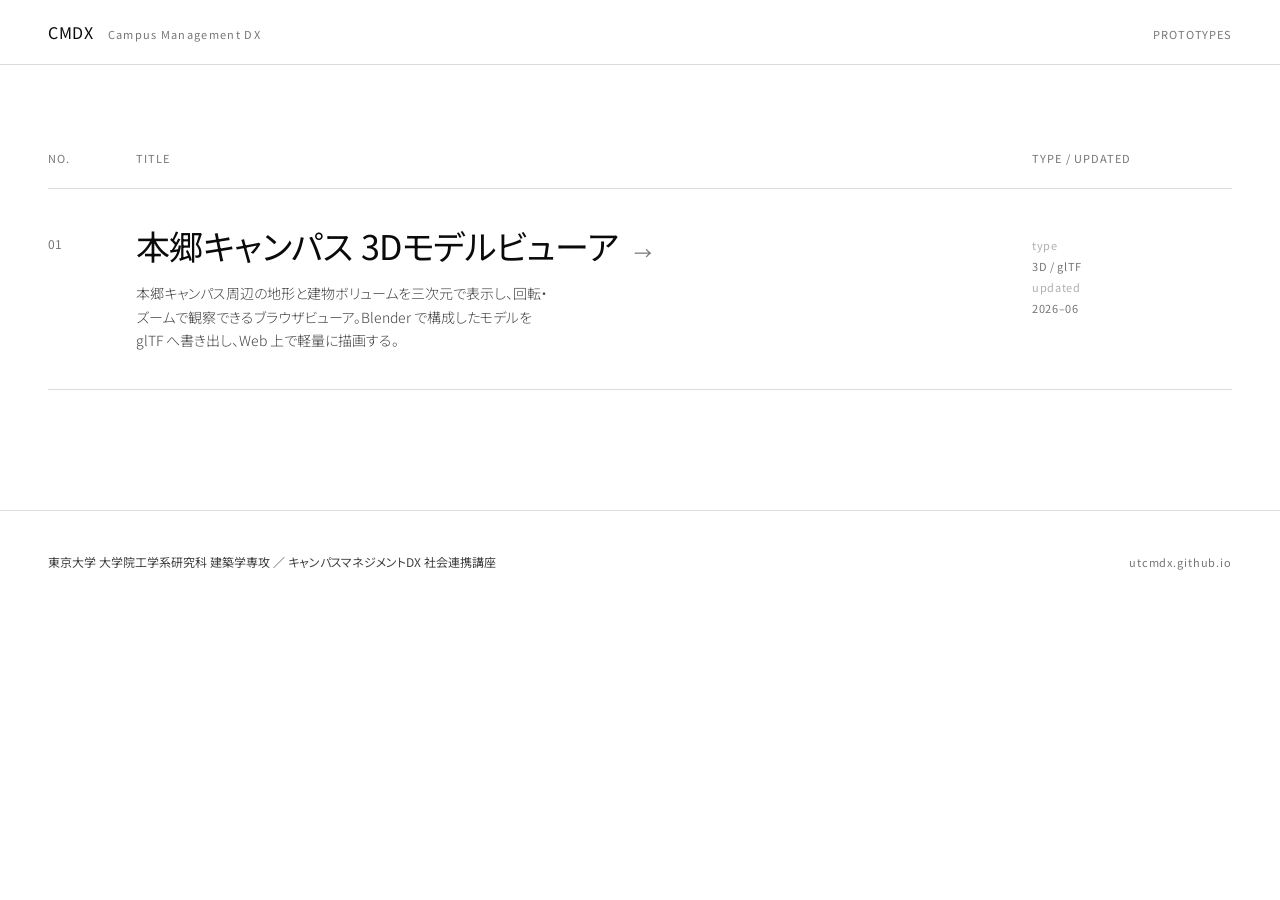
<file: index.html>
<!doctype html>
<html lang="ja">
<head>
<meta charset="utf-8">
<meta name="viewport" content="width=device-width, initial-scale=1">
<title>CMDX · プロトタイプ</title>
<link rel="preconnect" href="https://fonts.googleapis.com">
<link rel="preconnect" href="https://fonts.gstatic.com" crossorigin>
<link href="https://fonts.googleapis.com/css2?family=Noto+Sans+JP:wght@300;400;500;700&family=Noto+Serif+JP:wght@400;600&display=swap" rel="stylesheet">
<link rel="stylesheet" href="colors_and_type.css">
<style>
  body { margin: 0; }

  /* --- Sticky nav ----------------------------------------------------- */
  .nav {
    position: sticky; top: 0; z-index: 10;
    display: flex; align-items: baseline; justify-content: space-between;
    padding: 18px 48px;
    background: rgba(255, 255, 255, 0.82);
    backdrop-filter: blur(20px) saturate(120%);
    border-bottom: 1px solid var(--line);
  }
  .nav-mark { font-size: 16px; font-weight: 400; letter-spacing: 0.04em; }
  .nav-mark .sub { font-size: 11px; color: var(--ink-3); letter-spacing: 0.12em; margin-left: 14px; }
  .nav-meta { font-family: var(--font-mono); font-size: 11px; color: var(--ink-3); letter-spacing: 0.08em; font-variant-numeric: tabular-nums; }

  main { padding: 0 48px; max-width: var(--grid-max); margin: 0 auto; }

  /* --- Index list ----------------------------------------------------- */
  .index { margin: 64px 0 120px; }
  .index-head {
    display: grid; grid-template-columns: 56px 1fr 200px; gap: 32px;
    padding: 20px 0; border-bottom: 1px solid var(--line);
    font-size: 11px; letter-spacing: 0.1em; text-transform: uppercase; color: var(--ink-3);
  }
  .row {
    display: grid; grid-template-columns: 56px 1fr 200px; gap: 32px; align-items: start;
    padding: 36px 0; border-bottom: 1px solid var(--line);
    text-decoration: none; color: inherit;
    transition: background var(--dur-base) var(--ease);
  }
  .row:hover { background: var(--paper-2); }
  .row .n { font-family: var(--font-mono); font-size: 12px; color: var(--ink-3); padding-top: 8px; font-variant-numeric: tabular-nums; letter-spacing: 0.04em; }
  .row .body { min-width: 0; }
  .row .t {
    font-size: clamp(24px, 3vw, 34px); font-weight: 400; line-height: 1.25; letter-spacing: -0.015em;
    display: inline-flex; align-items: baseline; gap: 16px;
  }
  .row .t .arrow { font-size: 18px; color: var(--ink-3); transition: transform var(--dur-base) var(--ease), color var(--dur-base) var(--ease); }
  .row:hover .t .arrow { transform: translateX(6px); color: var(--ink); }
  .row .d { margin-top: 14px; max-width: 60ch; font-size: 14px; font-weight: 300; line-height: 1.7; color: var(--ink-2); }
  .row .meta {
    font-family: var(--font-mono); font-size: 11px; color: var(--ink-3); letter-spacing: 0.06em;
    line-height: 1.9; padding-top: 10px; font-variant-numeric: tabular-nums;
  }
  .row .meta span { display: block; }
  .row .meta .k { color: var(--ink-4); }

  /* --- Footer --------------------------------------------------------- */
  footer {
    border-top: 1px solid var(--line);
    padding: 40px 48px 64px; max-width: var(--grid-max); margin: 0 auto;
    display: flex; justify-content: space-between; align-items: baseline; flex-wrap: wrap; gap: 16px;
    font-size: 12px; color: var(--ink-3);
  }
  footer .org { font-size: 12px; color: var(--ink-2); }

  @media (max-width: 720px) {
    .nav, main, footer { padding-left: 24px; padding-right: 24px; }
    .index-head { display: none; }
    .row { grid-template-columns: 36px 1fr; gap: 20px; }
    .row .meta { grid-column: 2; padding-top: 4px; }
  }
</style>
</head>
<body>
  <nav class="nav">
    <div class="nav-mark">CMDX<span class="sub">Campus Management DX</span></div>
    <div class="nav-meta">PROTOTYPES</div>
  </nav>

  <main>
    <section class="index">
      <div class="index-head">
        <div>No.</div>
        <div>Title</div>
        <div>Type / Updated</div>
      </div>

      <a class="row" href="hongo-model-study/">
        <div class="n">01</div>
        <div class="body">
          <div class="t">本郷キャンパス 3Dモデルビューア<span class="arrow">→</span></div>
          <div class="d">本郷キャンパス周辺の地形と建物ボリュームを三次元で表示し、回転・ズームで観察できるブラウザビューア。Blender で構成したモデルを glTF へ書き出し、Web 上で軽量に描画する。</div>
        </div>
        <div class="meta">
          <span><span class="k">type</span> 3D / glTF</span>
          <span><span class="k">updated</span> 2026–06</span>
        </div>
      </a>

      <!-- 新しいプロトタイプはこの形式で行を追加する -->

    </section>
  </main>

  <footer>
    <div class="org">東京大学 大学院工学系研究科 建築学専攻 ／ キャンパスマネジメントDX 社会連携講座</div>
    <div class="nav-meta">utcmdx.github.io</div>
  </footer>
</body>
</html>
</file>
<file: colors_and_type.css>
/* ===========================================================================
   CMDX Design System — Foundations
   Campus Management DX, The University of Tokyo
   ---------------------------------------------------------------------------
   Strict mono palette · pure white ground · thin editorial serif · neutral grotesque
   =========================================================================== */

/* --- Fonts -----------------------------------------------------------------
   Two families, assigned by role:
     · --font-sans  (Noto Sans JP) — UI chrome and short structural text:
       navigation, headings, buttons, labels, eyebrows, table headers,
       captions, news / publication / project list rows, metadata.
     · --font-serif (Noto Serif JP) — long-form editorial body: the
       .prose container, research essay paragraphs, future article /
       publication abstract bodies. Opt-in per container — paragraphs
       outside a .prose / .research-essay__p style remain Gothic.

   Both families are self-hosted via @fontsource-variable as variable
   builds with the wght axis. --font-sans uses weights 300 / 400 / 500;
   --font-serif uses 400 for body (Mincho strokes are thin by nature, so
   the 300 used in Sans body would be too pale even though the variable
   axis allows it).

   Apps must import the fontsource packages separately, e.g. in their
   global stylesheet:
       @import "@fontsource-variable/noto-sans-jp";
       @import "@fontsource-variable/noto-serif-jp";
   --------------------------------------------------------------------------- */

:root {
  /* ---- Color · pure white + ink (strict monochrome) -------------------- */
  --paper:        #FFFFFF;   /* primary background — pure white */
  --paper-2:      #F5F5F5;   /* sunk panels, hover surfaces — a hair off white */
  --paper-3:      #E8E8E8;   /* wells, deep sunk surfaces */
  --white:        #FFFFFF;   /* alias — cards sit on paper, differentiated by hairline */

  --ink:          #0A0A0A;   /* primary text — near-black on pure white */
  --ink-2:        #424242;   /* secondary text */
  --ink-3:        #767676;   /* tertiary text, metadata */
  --ink-4:        #B0B0B0;   /* placeholder, disabled */

  --line:         #DCDCDC;   /* 1px hairline rules */
  --line-soft:    #EBEBEB;   /* softer hairline */
  --line-strong:  #0A0A0A;   /* editorial heavy rule */

  /* ---- Semantic (use sparingly — system stays mono) -------------------- */
  --fg-1:         var(--ink);
  --fg-2:         var(--ink-2);
  --fg-3:         var(--ink-3);
  --fg-on-ink:    var(--paper);

  --bg:           var(--paper);
  --bg-2:         var(--paper-2);
  --surface:      var(--white);
  --surface-ink:  var(--ink);   /* inverted surface */

  /* Single restrained accent — used only for editorial emphasis / errors.
     Keep at <2% of any composition. */
  --vermilion:    #B83A1E;
  --vermilion-2: #8E2A12;

  /* ---- Type families ---------------------------------------------------
     Two families, assigned by role (see comment block above). --font-mono
     stays aliased to sans — numeric/technical sequences rely on the sans
     family's tabular-nums OpenType feature rather than a separate mono
     family. */
  --font-sans:    "Noto Sans JP Variable", "Noto Sans JP", "Hiragino Kaku Gothic ProN", "Yu Gothic", system-ui, sans-serif;
  --font-serif:   "Noto Serif JP Variable", "Noto Serif JP", "Hiragino Mincho ProN", "Yu Mincho", "YuMincho", "MS Mincho", serif;
  --font-mono:    var(--font-sans);   /* alias — technical role; rely on tabular-nums */

  /* ---- Type scale · editorial, generous --------------------------------
     Designed for Japanese mincho headlines — slightly larger than Latin to
     give kanji breathing room. Line-height conservative on display, open
     on body. Tracking negative on display, neutral on body. */

  --fs-display-1: clamp(64px, 9vw, 140px);
  --fs-display-2: clamp(48px, 6vw, 88px);
  --fs-h1:        clamp(36px, 4vw, 56px);
  --fs-h2:        clamp(28px, 3vw, 40px);
  --fs-h3:        22px;
  --fs-h4:        18px;
  --fs-body:      16px;
  --fs-body-sm:   14px;
  --fs-meta:      12px;
  --fs-micro:     10.5px;

  --lh-display:   1.05;
  --lh-h:         1.25;
  --lh-body:      1.75;     /* generous for JA reading */
  --lh-tight:     1.4;

  --tracking-display: -0.03em;    /* tighter — compensates for sans display */
  --tracking-h:       -0.015em;
  --tracking-body:    0em;
  --tracking-meta:    0.08em;     /* labels — wider since no serif tension */
  --tracking-mono:    0.04em;     /* fake-mono spacing on technical labels */

  /* ---- Spacing — 4px base, editorial generous -------------------------- */
  --s-0:   0;
  --s-1:   4px;
  --s-2:   8px;
  --s-3:   12px;
  --s-4:   16px;
  --s-5:   20px;
  --s-6:   24px;
  --s-8:   32px;
  --s-10:  40px;
  --s-12:  48px;
  --s-16:  64px;
  --s-20:  80px;
  --s-24:  96px;
  --s-32:  128px;
  --s-40:  160px;

  /* ---- Radii — minimal. Architecture is square. ------------------------ */
  --r-0:   0px;
  --r-1:   2px;
  --r-2:   4px;
  --r-pill: 999px;     /* used rarely, only for tag chips */

  /* ---- Borders --------------------------------------------------------- */
  --bw-hair:  0.5px;
  --bw-1:     1px;
  --bw-2:     2px;
  --bw-rule:  1.5px;   /* editorial rule between sections */

  /* ---- Elevation — almost none. Paper does not float. ------------------
     Reserve shadows for true overlays (menus, popovers). */
  --shadow-0: none;
  --shadow-1: 0 1px 0 rgba(0,0,0,0.06);
  --shadow-2: 0 8px 24px -12px rgba(0,0,0,0.18);
  --shadow-3: 0 24px 60px -24px rgba(0,0,0,0.28);

  /* ---- Motion — restrained, mostly opacity. No bounces. ---------------- */
  --ease:        cubic-bezier(0.2, 0.0, 0.0, 1.0);
  --ease-out:    cubic-bezier(0.16, 1, 0.3, 1);
  --dur-fast:    140ms;
  --dur-base:    220ms;
  --dur-slow:    400ms;

  /* ---- Grid — editorial 12-col w/ wide gutters ------------------------- */
  --grid-max:    1440px;
  --grid-gutter: 32px;
  --grid-cols:   12;
}

/* --- Element resets / canonical styles ------------------------------------ */
html, body {
  background: var(--bg);
  color: var(--fg-1);
  font-family: var(--font-sans);
  font-size: var(--fs-body);
  line-height: var(--lh-body);
  font-feature-settings: "palt" 1, "kern" 1;
  -webkit-font-smoothing: antialiased;
  text-rendering: optimizeLegibility;
}

/* Display & headings — sans, thin weights for editorial restraint */
.display-1,
.display-2,
h1, h2, h3, h4, h5, h6 {
  font-family: var(--font-sans);
  color: var(--fg-1);
}

.display-1 { font-size: var(--fs-display-1); line-height: var(--lh-display); font-weight: 500; letter-spacing: var(--tracking-display); }
.display-2 { font-size: var(--fs-display-2); line-height: var(--lh-display); font-weight: 500; letter-spacing: var(--tracking-display); }

h1 { font-size: var(--fs-h1); line-height: var(--lh-h); font-weight: 400; letter-spacing: var(--tracking-h); }
h2 { font-size: var(--fs-h2); line-height: var(--lh-h); font-weight: 400; letter-spacing: var(--tracking-h); }
h3 { font-size: var(--fs-h3); line-height: var(--lh-h); font-weight: 400; letter-spacing: var(--tracking-h); }
h4 { font-size: var(--fs-h4); line-height: var(--lh-tight); font-weight: 400; letter-spacing: var(--tracking-h); }
h5 { font-size: var(--fs-body); line-height: var(--lh-tight); font-weight: 400; letter-spacing: var(--tracking-h); }
h6 { font-size: var(--fs-body-sm); line-height: var(--lh-tight); font-weight: 400; letter-spacing: var(--tracking-h); }
p, li {
  font-family: var(--font-sans);
  font-size: var(--fs-body);
  line-height: var(--lh-body);
  color: var(--fg-1);
  font-weight: 300;
  text-wrap: pretty;
}

/* Editorial small-caps label — for section markers, eyebrows, metadata */
.label, .eyebrow {
  font-family: var(--font-sans);
  font-size: var(--fs-meta);
  font-weight: 300;
  letter-spacing: var(--tracking-meta);
  text-transform: uppercase;
  color: var(--fg-2);
}

/* Numeric / technical — same family, but with tabular-nums + wider tracking */
.mono, code, kbd, samp {
  font-family: var(--font-mono);
  font-size: 0.92em;
  letter-spacing: var(--tracking-mono);
  font-variant-numeric: tabular-nums;
  font-feature-settings: "tnum" 1;
}

/* Editorial body — used in long-form research text.
   Mincho per the dual-family rule: this container is the canonical
   opt-in to serif. Weight 400 since system Mincho fonts typically ship
   only W3/W6 — 300 would silently render as 400 on most platforms.

   .prose p / .prose li repeat the family + weight on the child element
   because the global `p, li { font-family: var(--font-sans); ... }`
   reset (below) would otherwise win on specificity (same 0,0,1 but
   later in source). */
.prose {
  font-family: var(--font-serif);
  font-size: var(--fs-body);
  font-weight: 400;
  line-height: var(--lh-body);
  max-width: 62ch;
  color: var(--fg-1);
}
.prose p,
.prose li {
  font-family: var(--font-serif);
  font-weight: 400;
}
.prose p + p { margin-top: 1em; }

/* Hairline rule — the editorial workhorse */
hr, .rule {
  border: 0;
  border-top: var(--bw-1) solid var(--line);
  margin: var(--s-12) 0;
}
.rule-strong {
  border-top: var(--bw-rule) solid var(--line-strong);
}

a {
  color: inherit;
  text-decoration: underline;
  text-decoration-thickness: 0.5px;
  text-underline-offset: 4px;
  text-decoration-color: var(--line);
  transition: text-decoration-color var(--dur-base) var(--ease);
}
a:hover {
  text-decoration-color: var(--ink);
}

::selection {
  background: var(--ink);
  color: var(--paper);
}
</file>
